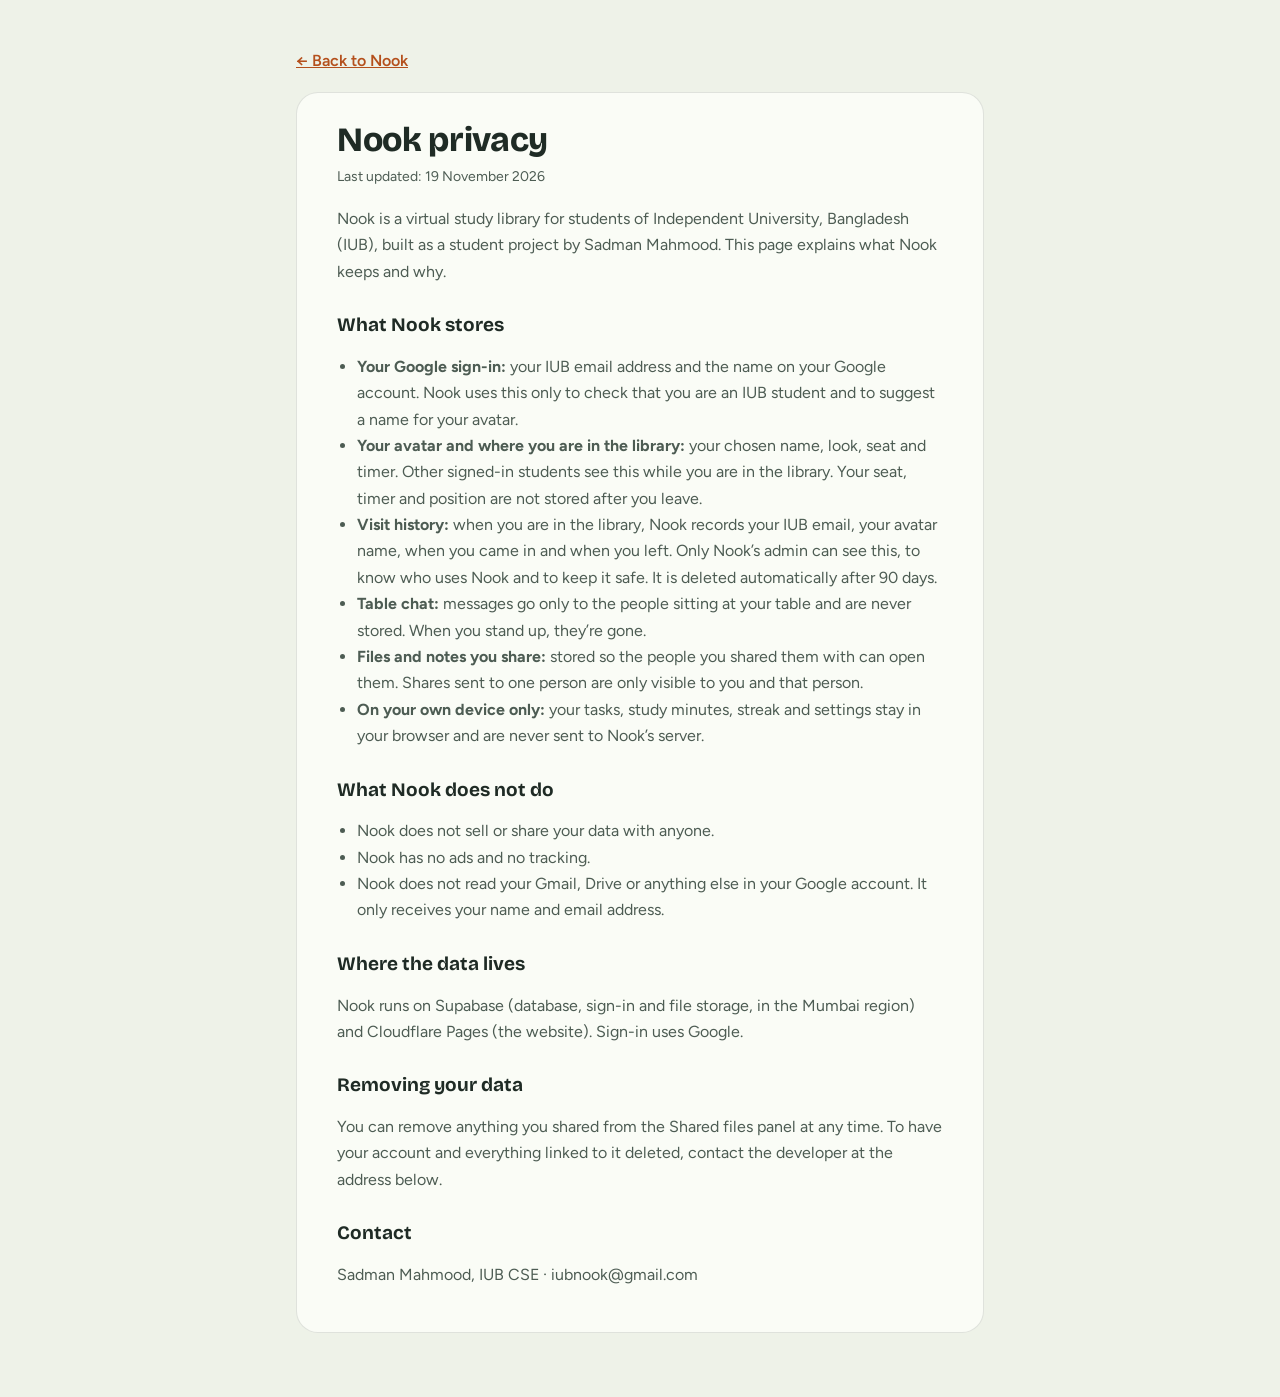
<file: privacy.html>
<!doctype html>
<html lang="en">
<head>
  <meta charset="utf-8">
  <meta name="viewport" content="width=device-width, initial-scale=1">
  <meta name="color-scheme" content="only light">
  <title>Nook Privacy</title>
  <link rel="icon" href="favicon.svg" type="image/svg+xml">
  <link rel="stylesheet" href="https://fonts.googleapis.com/css2?family=Bricolage+Grotesque:opsz,wght@12..96,600..800&family=Figtree:wght@400;600&display=swap">
  <style>
    :root { --bg: #eef2e8; --ink: #1f2b25; --soft: #4d5c53; --accent: #d9692f; --card: #fafcf6; --line: rgba(31,43,37,0.12); }
    * { box-sizing: border-box; }
    body { margin: 0; background: var(--bg); color: var(--ink); font: 400 16px/1.65 Figtree, "Segoe UI", system-ui, sans-serif; }
    main { max-width: 720px; margin: 0 auto; padding: 48px max(16px, env(safe-area-inset-left, 0px)) 64px; }
    .card { background: var(--card); border: 1px solid var(--line); border-radius: 22px; padding: 28px clamp(20px, 5vw, 40px); }
    h1 { font: 760 34px/1.1 "Bricolage Grotesque", "Segoe UI", sans-serif; margin: 0 0 6px; letter-spacing: -0.01em; }
    h2 { font: 700 19px/1.3 "Bricolage Grotesque", "Segoe UI", sans-serif; margin: 28px 0 6px; }
    p, li { color: var(--soft); max-width: 65ch; }
    ul { padding-left: 20px; }
    .date { font-size: 14px; color: var(--soft); margin: 0 0 18px; }
    a { color: #b4501c; font-weight: 600; }
    .back { display: inline-block; margin-bottom: 18px; }
  </style>
</head>
<body>
  <main>
    <a class="back" href="./">← Back to Nook</a>
    <div class="card">
      <h1>Nook privacy</h1>
      <p class="date">Last updated: 19 November 2026</p>
      <p>Nook is a virtual study library for students of Independent University, Bangladesh (IUB), built as a student project by Sadman Mahmood. This page explains what Nook keeps and why.</p>

      <h2>What Nook stores</h2>
      <ul>
        <li><strong>Your Google sign-in:</strong> your IUB email address and the name on your Google account. Nook uses this only to check that you are an IUB student and to suggest a name for your avatar.</li>
        <li><strong>Your avatar and where you are in the library:</strong> your chosen name, look, seat and timer. Other signed-in students see this while you are in the library. Your seat, timer and position are not stored after you leave.</li>
        <li><strong>Visit history:</strong> when you are in the library, Nook records your IUB email, your avatar name, when you came in and when you left. Only Nook’s admin can see this, to know who uses Nook and to keep it safe. It is deleted automatically after 90 days.</li>
        <li><strong>Table chat:</strong> messages go only to the people sitting at your table and are never stored. When you stand up, they’re gone.</li>
        <li><strong>Files and notes you share:</strong> stored so the people you shared them with can open them. Shares sent to one person are only visible to you and that person.</li>
        <li><strong>On your own device only:</strong> your tasks, study minutes, streak and settings stay in your browser and are never sent to Nook’s server.</li>
      </ul>

      <h2>What Nook does not do</h2>
      <ul>
        <li>Nook does not sell or share your data with anyone.</li>
        <li>Nook has no ads and no tracking.</li>
        <li>Nook does not read your Gmail, Drive or anything else in your Google account. It only receives your name and email address.</li>
      </ul>

      <h2>Where the data lives</h2>
      <p>Nook runs on Supabase (database, sign-in and file storage, in the Mumbai region) and Cloudflare Pages (the website). Sign-in uses Google.</p>

      <h2>Removing your data</h2>
      <p>You can remove anything you shared from the Shared files panel at any time. To have your account and everything linked to it deleted, contact the developer at the address below.</p>

      <h2>Contact</h2>
      <p>Sadman Mahmood, IUB CSE · <span id="contact">iubnook@gmail.com</span></p>
    </div>
  </main>
</body>
</html>
</file>
